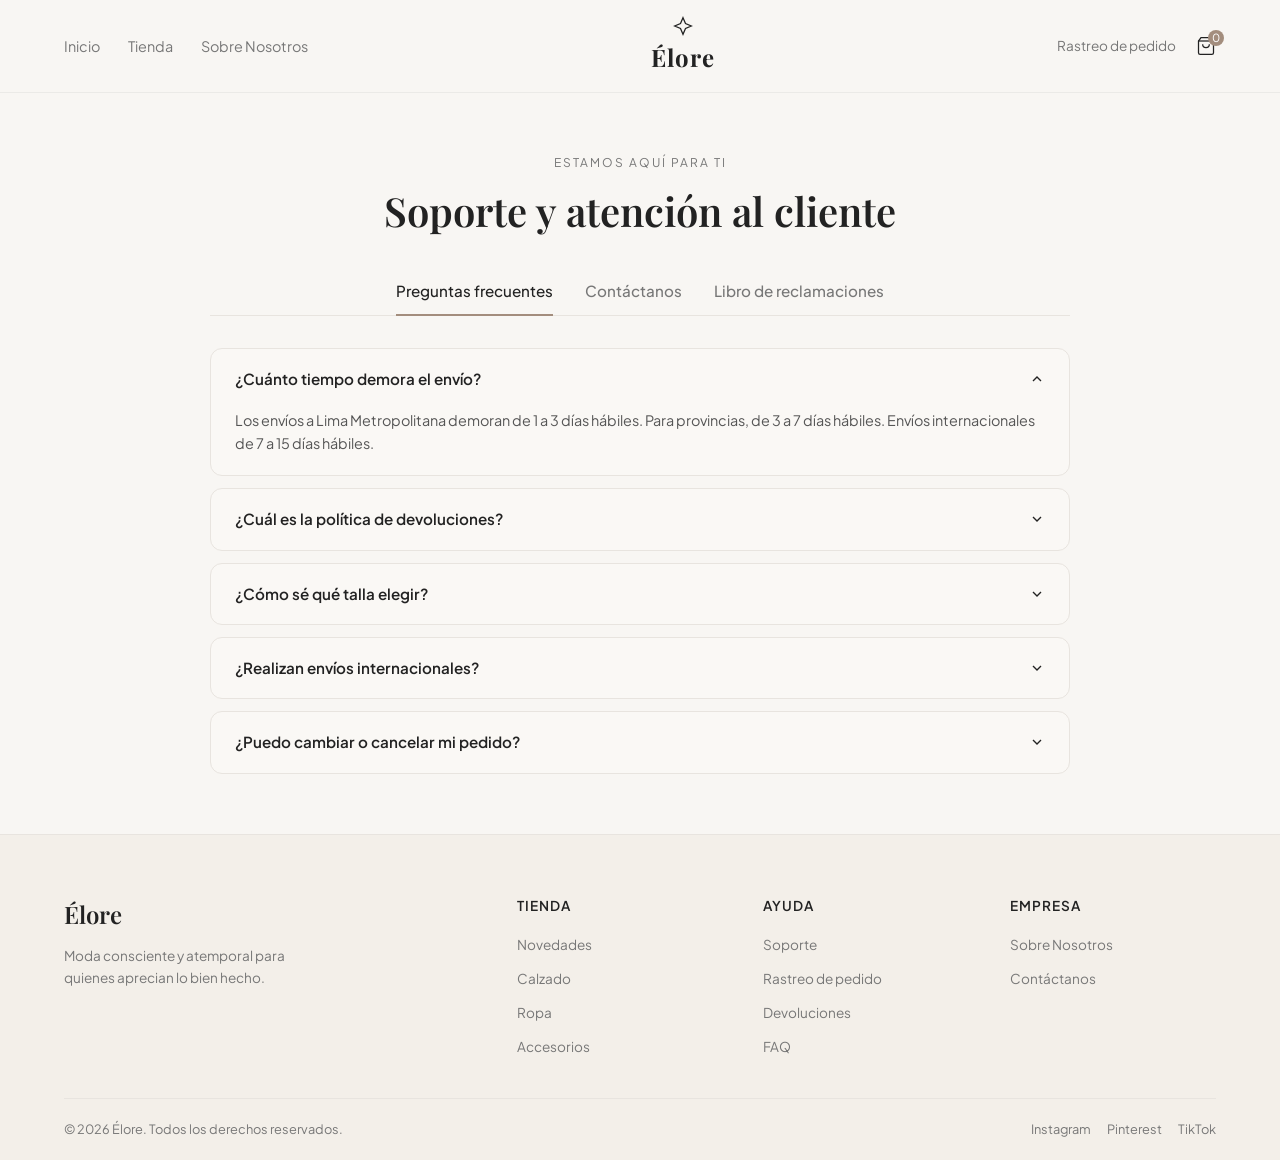
<file: soporte.html>
<!DOCTYPE html>
<html lang="es">
<head>
    <script async src="https://www.googletagmanager.com/gtm.js?id=GTM-T9R93RPJ"></script>
<script>
  window.dataLayer = window.dataLayer || [];
  function gtag(){dataLayer.push(arguments);}
  gtag('js', new Date());
</script>
    <meta charset="UTF-8">
    <meta name="viewport" content="width=device-width, initial-scale=1.0">
    <title>Élore | Soporte, Devoluciones y Atención al Cliente</title>
    <meta name="description" content="Centro de ayuda, preguntas frecuentes, seguimiento de pedidos y política de devoluciones de Élore.">
    <link rel="preconnect" href="https://fonts.googleapis.com">
    <link rel="preconnect" href="https://fonts.gstatic.com" crossorigin>
    <link href="https://fonts.googleapis.com/css2?family=Playfair+Display:ital,wght@0,400;0,600;0,700;1,400&family=Plus+Jakarta+Sans:wght@300;400;500;600&display=swap" rel="stylesheet">
    <link rel="stylesheet" href="styles.css">
</head>

<body>

    <header class="site-header">
        <div class="container header-content">
            <button class="mobile-menu-toggle" id="mobileMenuBtn" aria-label="Menú">
                <span></span><span></span><span></span>
            </button>

            <nav class="main-nav" id="mainNav">
                <ul class="nav-list">
                    <li><a href="index.html" class="nav-link">Inicio</a></li>
                    <li><a href="tienda.html" class="nav-link">Tienda</a></li>
                    <li><a href="index.html#nosotros" class="nav-link">Sobre Nosotros</a></li>
                </ul>
            </nav>

            <a href="index.html" class="brand-logo">
                <svg class="logo-icon" width="20" height="20" viewBox="0 0 24 24" fill="none" stroke="currentColor" stroke-width="1.5">
                    <path d="M12 2L15 9L22 12L15 15L12 22L9 15L2 12L9 9L12 2Z"/>
                </svg>
                <span class="logo-text">Élore</span>
            </a>

            <div class="header-actions">
                <a href="soporte.html" class="action-link">Rastreo de pedido</a>
                <button class="cart-btn" id="cartBtn" aria-label="Carrito de compras">
                    <svg width="20" height="20" viewBox="0 0 24 24" fill="none" stroke="currentColor" stroke-width="1.5">
                        <path d="M6 2L3 6v14a2 2 0 0 0 2 2h14a2 2 0 0 0 2-2V6l-3-4z"></path>
                        <line x1="3" y1="6" x2="21" y2="6"></line>
                        <path d="M16 10a4 4 0 0 1-8 0"></path>
                    </svg>
                    <span class="cart-count" id="cartCount">0</span>
                </button>
            </div>
        </div>
    </header>

    <main class="container section-padding support-container">
        <header class="support-header text-center">
            <span class="support-tag">ESTAMOS AQUÍ PARA TI</span>
            <h1 class="page-title">Soporte y atención al cliente</h1>
        </header>

        <nav class="support-tabs-nav">
            <button class="tab-btn active" data-tab="faq">Preguntas frecuentes</button>
            <button class="tab-btn" data-tab="contacto">Contáctanos</button>
            <button class="tab-btn" data-tab="reclamaciones">Libro de reclamaciones</button>
        </nav>

        <section id="tab-faq" class="tab-content active">
            <div class="accordion">
                <div class="accordion-item active">
                    <button class="accordion-header">
                        <span>¿Cuánto tiempo demora el envío?</span>
                        <svg class="chevron-icon" width="16" height="16" viewBox="0 0 24 24" fill="none" stroke="currentColor" stroke-width="2">
                            <polyline points="6 9 12 15 18 9"></polyline>
                        </svg>
                    </button>
                    <div class="accordion-body">
                        <p>Los envíos a Lima Metropolitana demoran de 1 a 3 días hábiles. Para provincias, de 3 a 7 días hábiles. Envíos internacionales de 7 a 15 días hábiles.</p>
                    </div>
                </div>

                <div class="accordion-item" id="item-devoluciones">
                    <button class="accordion-header">
                        <span>¿Cuál es la política de devoluciones?</span>
                        <svg class="chevron-icon" width="16" height="16" viewBox="0 0 24 24" fill="none" stroke="currentColor" stroke-width="2">
                            <polyline points="6 9 12 15 18 9"></polyline>
                        </svg>
                    </button>
                    <div class="accordion-body">
                        <p>Cuentas con hasta 30 días calendario tras recibir tu pedido para solicitar cambios o devoluciones sin costo adicional. La prenda debe estar sin usar, con sus etiquetas originales y empaque intacto.</p>
                    </div>
                </div>

                <div class="accordion-item">
                    <button class="accordion-header">
                        <span>¿Cómo sé qué talla elegir?</span>
                        <svg class="chevron-icon" width="16" height="16" viewBox="0 0 24 24" fill="none" stroke="currentColor" stroke-width="2">
                            <polyline points="6 9 12 15 18 9"></polyline>
                        </svg>
                    </button>
                    <div class="accordion-body">
                        <p>Puedes consultar nuestra guía de medidas disponible en la ficha de cada producto o escribirnos por WhatsApp para una asesoría personalizada de calce.</p>
                    </div>
                </div>

                <div class="accordion-item">
                    <button class="accordion-header">
                        <span>¿Realizan envíos internacionales?</span>
                        <svg class="chevron-icon" width="16" height="16" viewBox="0 0 24 24" fill="none" stroke="currentColor" stroke-width="2">
                            <polyline points="6 9 12 15 18 9"></polyline>
                        </svg>
                    </button>
                    <div class="accordion-body">
                        <p>Sí, realizamos envíos a todo el mundo a través de DHL Express. Los impuestos o aranceles de importación corren por cuenta del cliente según el país de destino.</p>
                    </div>
                </div>

                <div class="accordion-item">
                    <button class="accordion-header">
                        <span>¿Puedo cambiar o cancelar mi pedido?</span>
                        <svg class="chevron-icon" width="16" height="16" viewBox="0 0 24 24" fill="none" stroke="currentColor" stroke-width="2">
                            <polyline points="6 9 12 15 18 9"></polyline>
                        </svg>
                    </button>
                    <div class="accordion-body">
                        <p>Puedes modificar o cancelar tu pedido dentro de las primeras 2 horas de haber realizado la compra contactándonos inmediatamente a través de nuestro soporte técnico.</p>
                    </div>
                </div>
            </div>
        </section>

        <section id="tab-contacto" class="tab-content">
            <div class="support-card text-center">
                <h3>Atención al Cliente Directa</h3>
                <p>Escríbenos a <strong>contacto@elore.com</strong> o comunícate vía WhatsApp al <strong>+51 987 654 321</strong>.</p>
                <p>Horario de atención: Lunes a Viernes de 9:00 am a 6:00 pm.</p>
            </div>
        </section>

        <section id="tab-reclamaciones" class="tab-content">
            <div class="support-card text-center">
                <h3>Libro de Reclamaciones Virtual</h3>
                <p>Conforme a lo establecido en el Código de Protección y Defensa del Consumidor, ponemos a tu disposición nuestro libro de reclamaciones virtual.</p>
                <button class="btn btn-primary" style="margin-top:15px;">Registrar Reclamo o Queja</button>
            </div>
        </section>
    </main>

    <footer class="site-footer">
        <div class="container footer-content">
            <div class="footer-col brand-col">
                <h3 class="footer-logo">Élore</h3>
                <p>Moda consciente y atemporal para quienes aprecian lo bien hecho.</p>
            </div>
            <div class="footer-col">
                <h4>TIENDA</h4>
                <ul>
                    <li><a href="tienda.html">Novedades</a></li>
                    <li><a href="tienda.html?cat=calzado">Calzado</a></li>
                    <li><a href="tienda.html?cat=ropa">Ropa</a></li>
                    <li><a href="tienda.html?cat=accesorios">Accesorios</a></li>
                </ul>
            </div>
            <div class="footer-col">
                <h4>AYUDA</h4>
                <ul>
                    <li><a href="soporte.html">Soporte</a></li>
                    <li><a href="soporte.html">Rastreo de pedido</a></li>
                    <li><a href="soporte.html?topic=devoluciones">Devoluciones</a></li>
                    <li><a href="soporte.html">FAQ</a></li>
                </ul>
            </div>
            <div class="footer-col">
                <h4>EMPRESA</h4>
                <ul>
                    <li><a href="index.html#nosotros">Sobre Nosotros</a></li>
                    <li><a href="soporte.html?tab=contacto">Contáctanos</a></li>
                </ul>
            </div>
        </div>
        <div class="container footer-bottom">
            <p>&copy; 2026 Élore. Todos los derechos reservados.</p>
            <div class="social-links">
                <a href="#">Instagram</a>
                <a href="#">Pinterest</a>
                <a href="#">TikTok</a>
            </div>
        </div>
    </footer>

    <div id="toast" class="toast">Producto añadido al carrito</div>
    <script src="script.js" defer></script>
</body>
</html>
</file>
<file: styles.css>
:root {
    --bg-main: #f8f6f3;
    --bg-card: #ffffff;
    --bg-newsletter: #f2ece4;
    --bg-support: #faf8f5;
    --color-text: #222222;
    --color-muted: #777777;
    --color-accent: #a38d7d;
    --color-accent-hover: #8c7361;
    --color-border: #e8e4df;
    --color-btn-bg: #efe8e1;
    
    --font-heading: 'Playfair Display', Georgia, serif;
    --font-body: 'Plus Jakarta Sans', system-ui, -apple-system, sans-serif;
    
    --radius-sm: 6px;
    --radius-md: 12px;
    --radius-pill: 50px;
    
    --transition: all 0.3s ease;
    --container-width: 1200px;
}

*, *::before, *::after {
    box-sizing: border-box;
    margin: 0;
    padding: 0;
}

html {
    scroll-behavior: smooth;
}

body {
    background-color: var(--bg-main);
    color: var(--color-text);
    font-family: var(--font-body);
    font-size: 15px;
    line-height: 1.6;
    -webkit-font-smoothing: antialiased;
}

img {
    max-width: 100%;
    height: auto;
    display: block;
}

a {
    color: inherit;
    text-decoration: none;
    transition: var(--transition);
}

ul {
    list-style: none;
}

button, select, input {
    -webkit-appearance: none;
    -moz-appearance: none;
    appearance: none;
    font-family: inherit;
    font-size: inherit;
    line-height: inherit;
    color: inherit;
    border: none;
    background: none;
    outline: none;
    box-shadow: none;
    border-radius: 0;
}

.container {
    width: 90%;
    max-width: var(--container-width);
    margin: 0 auto;
}

.section-padding {
    padding: 60px 0;
}

.text-center {
    text-align: center;
}

h1, h2, h3, h4 {
    font-family: var(--font-heading);
    font-weight: 600;
    color: var(--color-text);
}

h2 {
    font-size: 2rem;
    margin-bottom: 24px;
}

.btn {
    display: inline-block;
    padding: 12px 32px;
    border-radius: var(--radius-pill);
    font-family: var(--font-body);
    font-size: 0.9rem;
    font-weight: 500;
    cursor: pointer;
    text-align: center;
    transition: var(--transition);
}

.btn-primary {
    background-color: var(--color-text);
    color: #ffffff;
}

.btn-primary:hover {
    background-color: #444444;
}

.btn-secondary {
    background-color: var(--color-accent);
    color: #ffffff;
}

.btn-secondary:hover {
    background-color: var(--color-accent-hover);
}

.btn-outline {
    background: transparent;
    border: 1px solid var(--color-border);
    color: var(--color-text);
}

.btn-outline:hover {
    border-color: var(--color-text);
    background-color: #f2ece4;
}

.site-header {
    background-color: var(--bg-main);
    border-bottom: 1px solid rgba(0,0,0,0.05);
    position: sticky;
    top: 0;
    z-index: 100;
    padding: 16px 0;
}

.header-content {
    display: flex;
    justify-content: space-between;
    align-items: center;
}

.nav-list {
    display: flex;
    gap: 28px;
}

.nav-link {
    font-size: 0.9rem;
    color: var(--color-muted);
}

.nav-link.active, .nav-link:hover {
    color: var(--color-text);
    font-weight: 500;
}

.brand-logo {
    display: flex;
    flex-direction: column;
    align-items: center;
    gap: 2px;
}

.logo-text {
    font-family: var(--font-heading);
    font-size: 1.5rem;
    font-weight: 700;
    letter-spacing: 1px;
}

.header-actions {
    display: flex;
    align-items: center;
    gap: 20px;
}

.action-link {
    font-size: 0.85rem;
    color: var(--color-muted);
}

.cart-btn, .icon-link {
    cursor: pointer;
    position: relative;
    display: flex;
    align-items: center;
    color: var(--color-text);
}

.cart-count {
    position: absolute;
    top: -6px;
    right: -8px;
    background-color: var(--color-accent);
    color: #ffffff;
    font-size: 0.7rem;
    width: 16px;
    height: 16px;
    border-radius: 50%;
    display: flex;
    align-items: center;
    justify-content: center;
}

.mobile-menu-toggle {
    display: none;
    flex-direction: column;
    gap: 4px;
    cursor: pointer;
}

.mobile-menu-toggle span {
    width: 22px;
    height: 2px;
    background-color: var(--color-text);
}

.hero-slider {
    position: relative;
    height: 520px;
    overflow: hidden;
}

.slide {
    width: 100%;
    height: 100%;
    background-size: cover;
    background-position: center;
    display: flex;
    align-items: center;
    justify-content: center;
    text-align: center;
    color: #ffffff;
    transition: opacity 0.5s ease-in-out;
}

.hero-content {
    max-width: 600px;
    padding: 0 20px;
}

.tagline {
    font-size: 0.8rem;
    letter-spacing: 3px;
    text-transform: uppercase;
    display: block;
    margin-bottom: 12px;
}

.hero-title {
    font-size: 3rem;
    color: #ffffff;
    margin-bottom: 10px;
}

.hero-subtitle {
    font-size: 1.1rem;
    margin-bottom: 24px;
    font-weight: 300;
}

.slider-arrow {
    position: absolute;
    top: 50%;
    transform: translateY(-50%);
    background: rgba(255,255,255,0.8);
    width: 40px;
    height: 40px;
    border-radius: 50%;
    cursor: pointer;
    font-size: 1.2rem;
    display: flex;
    align-items: center;
    justify-content: center;
    transition: var(--transition);
}

.slider-arrow:hover {
    background: #ffffff;
}

.prev-arrow { left: 20px; }
.next-arrow { right: 20px; }

.slider-dots {
    position: absolute;
    bottom: 20px;
    left: 50%;
    transform: translateX(-50%);
    display: flex;
    gap: 8px;
}

.dot {
    width: 8px;
    height: 8px;
    background-color: rgba(255,255,255,0.5);
    border-radius: 50%;
    cursor: pointer;
}

.dot.active {
    background-color: #ffffff;
    width: 24px;
    border-radius: 10px;
}

.grid-categories {
    display: grid;
    grid-template-columns: repeat(3, 1fr);
    gap: 20px;
}

.category-card {
    position: relative;
    border-radius: var(--radius-md);
    overflow: hidden;
    height: 240px;
    cursor: pointer;
    display: block;
}

.category-card img {
    width: 100%;
    height: 100%;
    object-fit: cover;
    transition: transform 0.5s ease;
}

.category-card:hover img {
    transform: scale(1.05);
}

.category-overlay {
    position: absolute;
    inset: 0;
    background: linear-gradient(to top, rgba(0,0,0,0.5), transparent);
    display: flex;
    align-items: flex-end;
    padding: 20px;
}

.category-overlay h3 {
    color: #ffffff;
    font-size: 1.3rem;
}

.section-header {
    display: flex;
    justify-content: space-between;
    align-items: center;
    margin-bottom: 24px;
}

.see-all-link {
    font-size: 0.9rem;
    color: var(--color-muted);
}

.see-all-link:hover {
    color: var(--color-text);
}

.grid-products {
    display: grid;
    grid-template-columns: repeat(4, 1fr);
    gap: 24px;
}

.product-card {
    background-color: var(--bg-card);
    border-radius: var(--radius-md);
    overflow: hidden;
    transition: var(--transition);
}

.product-card:hover {
    box-shadow: 0 10px 20px rgba(0,0,0,0.05);
}

.product-image-wrapper {
    position: relative;
    height: 280px;
    overflow: hidden;
    background-color: #f0ebe4;
}

.product-image-wrapper img {
    width: 100%;
    height: 100%;
    object-fit: cover;
}

.badge {
    position: absolute;
    top: 12px;
    left: 12px;
    background-color: var(--bg-card);
    padding: 4px 12px;
    border-radius: var(--radius-pill);
    font-size: 0.72rem;
    font-weight: 600;
    letter-spacing: 0.5px;
    text-transform: uppercase;
    z-index: 2;
}

.badge-accent {
    background-color: var(--bg-newsletter);
}

.add-to-cart-btn {
    position: absolute;
    bottom: -45px;
    left: 50%;
    transform: translateX(-50%);
    background-color: var(--color-text);
    color: #ffffff;
    padding: 10px 20px;
    border-radius: var(--radius-pill);
    font-size: 0.8rem;
    font-weight: 500;
    cursor: pointer;
    transition: var(--transition);
    white-space: nowrap;
    z-index: 2;
}

.product-card:hover .add-to-cart-btn {
    bottom: 12px;
}

.product-info {
    padding: 16px;
}

.product-category {
    font-size: 0.75rem;
    color: var(--color-muted);
    text-transform: uppercase;
    letter-spacing: 0.5px;
}

.product-title {
    font-size: 0.95rem;
    margin: 4px 0;
    font-family: var(--font-body);
    font-weight: 500;
}

.product-price {
    font-weight: 600;
    font-size: 0.95rem;
}

.shop-header {
    margin-bottom: 20px;
}

.collection-tag {
    font-size: 0.75rem;
    letter-spacing: 2px;
    color: var(--color-muted);
    text-transform: uppercase;
    display: block;
    margin-bottom: 4px;
}

.page-title {
    font-size: 2.5rem;
}

.shop-controls {
    display: flex;
    justify-content: space-between;
    align-items: center;
    margin-bottom: 36px;
    flex-wrap: wrap;
    gap: 16px;
}

.category-filters {
    display: flex;
    gap: 10px;
    flex-wrap: wrap;
}

.filter-btn {
    display: inline-flex;
    align-items: center;
    justify-content: center;
    background-color: var(--color-btn-bg);
    color: #555555;
    font-family: var(--font-body);
    font-size: 0.88rem;
    font-weight: 500;
    padding: 10px 24px;
    border-radius: var(--radius-pill);
    cursor: pointer;
    transition: all 0.25s ease;
    border: none;
    line-height: 1;
}

.filter-btn:hover {
    background-color: #e2d7cb;
    color: var(--color-text);
}

.filter-btn.active {
    background-color: var(--color-accent);
    color: #ffffff;
}

.sort-select {
    display: inline-block;
    background-color: #ffffff;
    color: #333333;
    border: 1px solid var(--color-border);
    border-radius: var(--radius-pill);
    padding: 10px 42px 10px 20px;
    font-family: var(--font-body);
    font-size: 0.88rem;
    font-weight: 500;
    cursor: pointer;
    line-height: 1.2;
    transition: all 0.25s ease;
    background-image: url("data:image/svg+xml,%3Csvg xmlns='http://www.w3.org/2000/svg' width='12' height='12' viewBox='0 0 24 24' fill='none' stroke='%23333333' stroke-width='2' stroke-linecap='round' stroke-linejoin='round'%3E%3Cpolyline points='6 9 12 15 18 9'%3E%3C/polyline%3E%3C/svg%3E");
    background-repeat: no-repeat;
    background-position: right 18px center;
}

.sort-select:hover, .sort-select:focus {
    border-color: var(--color-accent);
}

.breadcrumbs {
    font-size: 0.85rem;
    color: var(--color-muted);
    margin-bottom: 24px;
}

.breadcrumbs a:hover {
    color: var(--color-text);
}

.breadcrumbs span {
    color: var(--color-text);
    font-weight: 500;
}

.product-detail-container {
    display: grid;
    grid-template-columns: 1fr 1fr;
    gap: 50px;
    margin-bottom: 80px;
    align-items: start;
}

.product-gallery {
    border-radius: var(--radius-md);
    overflow: hidden;
    background-color: #f0ebe4;
}

.product-gallery img {
    width: 100%;
    height: 580px;
    object-fit: cover;
}

.badge-static {
    position: static;
    display: inline-block;
    margin-bottom: 12px;
}

.product-meta {
    display: block;
    font-size: 0.8rem;
    color: var(--color-muted);
    text-transform: uppercase;
    margin-bottom: 6px;
}

.product-single-title {
    font-size: 2.2rem;
    margin-bottom: 12px;
}

.product-single-price {
    font-size: 1.4rem;
    font-weight: 600;
    margin-bottom: 16px;
}

.product-single-description {
    color: #555555;
    font-size: 0.95rem;
    line-height: 1.7;
    margin-bottom: 28px;
}

.option-group {
    margin-bottom: 24px;
}

.option-label {
    display: block;
    font-size: 0.85rem;
    font-weight: 500;
    margin-bottom: 10px;
}

.color-options, .size-options {
    display: flex;
    gap: 10px;
    flex-wrap: wrap;
}

.option-pill {
    padding: 8px 20px;
    border: 1px solid var(--color-border);
    background: transparent;
    border-radius: var(--radius-pill);
    font-size: 0.85rem;
    font-weight: 500;
    cursor: pointer;
    transition: var(--transition);
}

.option-pill.active, .option-pill:hover {
    background-color: var(--color-text);
    color: #ffffff;
    border-color: var(--color-text);
}

.action-buttons-group {
    display: flex;
    flex-direction: column;
    gap: 12px;
    margin-bottom: 32px;
}

.btn-full {
    width: 100%;
    text-align: center;
    padding: 14px;
}

.value-props {
    display: grid;
    grid-template-columns: repeat(3, 1fr);
    gap: 16px;
    padding-top: 24px;
    border-top: 1px solid var(--color-border);
}

.prop-item {
    display: flex;
    align-items: center;
    gap: 10px;
    color: var(--color-text);
}

.prop-item strong {
    display: block;
    font-size: 0.8rem;
}

.prop-item small {
    color: var(--color-muted);
    font-size: 0.75rem;
}

.related-products-section {
    padding-top: 40px;
    border-top: 1px solid var(--color-border);
}

.related-products-section h2 {
    margin-bottom: 28px;
}

.grid-3-cols {
    grid-template-columns: repeat(3, 1fr);
}

.support-container {
    max-width: 860px;
    margin: 0 auto;
}

.support-header {
    margin-bottom: 30px;
}

.support-tag {
    font-size: 0.75rem;
    letter-spacing: 2px;
    color: var(--color-muted);
    text-transform: uppercase;
    display: block;
    margin-bottom: 6px;
}

.support-tabs-nav {
    display: flex;
    justify-content: center;
    gap: 32px;
    border-bottom: 1px solid var(--color-border);
    margin: 36px 0 32px;
}

.support-tabs-nav .tab-btn {
    background: transparent !important;
    border: none !important;
    border-radius: 0 !important;
    padding: 0 0 12px 0 !important;
    font-family: var(--font-body);
    font-size: 0.95rem;
    font-weight: 500;
    color: var(--color-muted);
    cursor: pointer;
    position: relative;
    transition: all 0.3s ease;
    box-shadow: none !important;
}

.support-tabs-nav .tab-btn.active, 
.support-tabs-nav .tab-btn:hover {
    color: var(--color-text);
}

.support-tabs-nav .tab-btn.active::after {
    content: '';
    position: absolute;
    bottom: -1px;
    left: 0;
    width: 100%;
    height: 2px;
    background-color: var(--color-accent);
}

.support-container .tab-content {
    display: none !important;
}

.support-container .tab-content.active {
    display: block !important;
}

.accordion {
    display: flex;
    flex-direction: column;
    gap: 12px;
}

.accordion-item {
    border: 1px solid var(--color-border);
    border-radius: var(--radius-md);
    background-color: var(--bg-support);
    overflow: hidden;
    transition: all 0.3s ease;
}

.accordion-header {
    width: 100%;
    display: flex;
    justify-content: space-between;
    align-items: center;
    padding: 18px 24px;
    text-align: left;
    font-family: var(--font-body);
    font-size: 0.95rem;
    font-weight: 600;
    color: var(--color-text);
    cursor: pointer;
    background: none !important;
    border: none !important;
    box-shadow: none !important;
}

.chevron-icon {
    transition: transform 0.3s ease;
    flex-shrink: 0;
}

.accordion-body {
    display: none !important;
    padding: 0 24px 20px 24px;
    color: #555555;
    font-size: 0.9rem;
    line-height: 1.6;
}

.accordion-item.active .accordion-body {
    display: block !important;
}

.accordion-item.active .chevron-icon {
    transform: rotate(180deg);
}

.support-card {
    background-color: var(--bg-support);
    border: 1px solid var(--color-border);
    border-radius: var(--radius-md);
    padding: 40px;
}

.newsletter-box {
    background-color: var(--bg-newsletter);
    border-radius: var(--radius-md);
    padding: 50px 20px;
    text-align: center;
    max-width: 800px;
}

.newsletter-tag {
    font-size: 0.75rem;
    letter-spacing: 2px;
    color: var(--color-muted);
    display: block;
    margin-bottom: 8px;
}

.newsletter-box p {
    color: var(--color-muted);
    max-width: 500px;
    margin: 0 auto 24px;
}

.newsletter-form {
    display: flex;
    justify-content: center;
    gap: 10px;
    max-width: 450px;
    margin: 0 auto;
}

.newsletter-form input {
    flex: 1;
    padding: 12px 20px;
    border-radius: var(--radius-pill);
    border: 1px solid var(--color-border);
    background-color: #ffffff;
}

.feedback-msg {
    margin-top: 12px;
    font-size: 0.85rem;
    color: var(--color-accent);
}

.grid-reviews {
    display: grid;
    grid-template-columns: repeat(3, 1fr);
    gap: 20px;
    margin-top: 30px;
}

.review-card {
    background-color: var(--bg-card);
    padding: 28px;
    border-radius: var(--radius-md);
    display: flex;
    flex-direction: column;
    justify-content: space-between;
}

.stars {
    color: #e2b041;
    letter-spacing: 2px;
    margin-bottom: 12px;
}

.review-text {
    font-size: 0.9rem;
    color: #444444;
    font-style: italic;
    margin-bottom: 20px;
}

.review-author {
    display: flex;
    align-items: center;
    gap: 12px;
}

.review-author img {
    width: 40px;
    height: 40px;
    border-radius: 50%;
    object-fit: cover;
}

.review-author h4 {
    font-size: 0.9rem;
    font-family: var(--font-body);
}

.review-author small {
    color: var(--color-muted);
}

.site-footer {
    background-color: #f3efe9;
    padding-top: 60px;
    border-top: 1px solid var(--color-border);
}

.footer-content {
    display: grid;
    grid-template-columns: 2fr repeat(3, 1fr);
    gap: 40px;
    padding-bottom: 40px;
}

.brand-col p {
    color: var(--color-muted);
    margin-top: 12px;
    max-width: 250px;
    font-size: 0.85rem;
}

.footer-logo {
    font-size: 1.5rem;
}

.footer-col h4 {
    font-size: 0.85rem;
    letter-spacing: 1px;
    margin-bottom: 16px;
    font-family: var(--font-body);
}

.footer-col ul {
    display: flex;
    flex-direction: column;
    gap: 10px;
}

.footer-col a {
    color: var(--color-muted);
    font-size: 0.85rem;
}

.footer-col a:hover {
    color: var(--color-text);
}

.footer-bottom {
    border-top: 1px solid var(--color-border);
    padding: 20px 0;
    display: flex;
    justify-content: space-between;
    align-items: center;
    font-size: 0.8rem;
    color: var(--color-muted);
}

.social-links {
    display: flex;
    gap: 16px;
}

.toast {
    position: fixed;
    bottom: 20px;
    right: 20px;
    background-color: var(--color-text);
    color: #ffffff;
    padding: 12px 24px;
    border-radius: var(--radius-pill);
    font-size: 0.85rem;
    opacity: 0;
    transform: translateY(20px);
    transition: var(--transition);
    pointer-events: none;
    z-index: 1000;
}

.toast.show {
    opacity: 1;
    transform: translateY(0);
}

@media (max-width: 992px) {
    .grid-products,
    .grid-3-cols {
        grid-template-columns: repeat(2, 1fr);
    }
    .footer-content {
        grid-template-columns: repeat(2, 1fr);
    }
    .product-detail-container {
        grid-template-columns: 1fr;
        gap: 30px;
    }
    .product-gallery img {
        height: 420px;
    }
}

@media (max-width: 768px) {
    .main-nav {
        display: none;
        position: absolute;
        top: 100%;
        left: 0;
        width: 100%;
        background-color: var(--bg-main);
        padding: 20px;
        box-shadow: 0 10px 10px rgba(0,0,0,0.05);
    }

    .main-nav.active {
        display: block;
    }

    .nav-list {
        flex-direction: column;
        gap: 12px;
        text-align: center;
    }

    .mobile-menu-toggle {
        display: flex;
    }

    .action-link {
        display: none;
    }

    .hero-title {
        font-size: 2rem;
    }

    .grid-categories,
    .grid-reviews,
    .grid-3-cols {
        grid-template-columns: 1fr;
    }

    .newsletter-form {
        flex-direction: column;
    }

    .footer-content {
        grid-template-columns: 1fr;
        text-align: center;
    }

    .brand-col p {
        margin: 12px auto 0;
    }

    .footer-bottom {
        flex-direction: column;
        gap: 12px;
    }

    .value-props {
        grid-template-columns: 1fr;
        gap: 12px;
    }

    .support-tabs-nav {
        gap: 16px;
        font-size: 0.85rem;
    }
}
</file>
